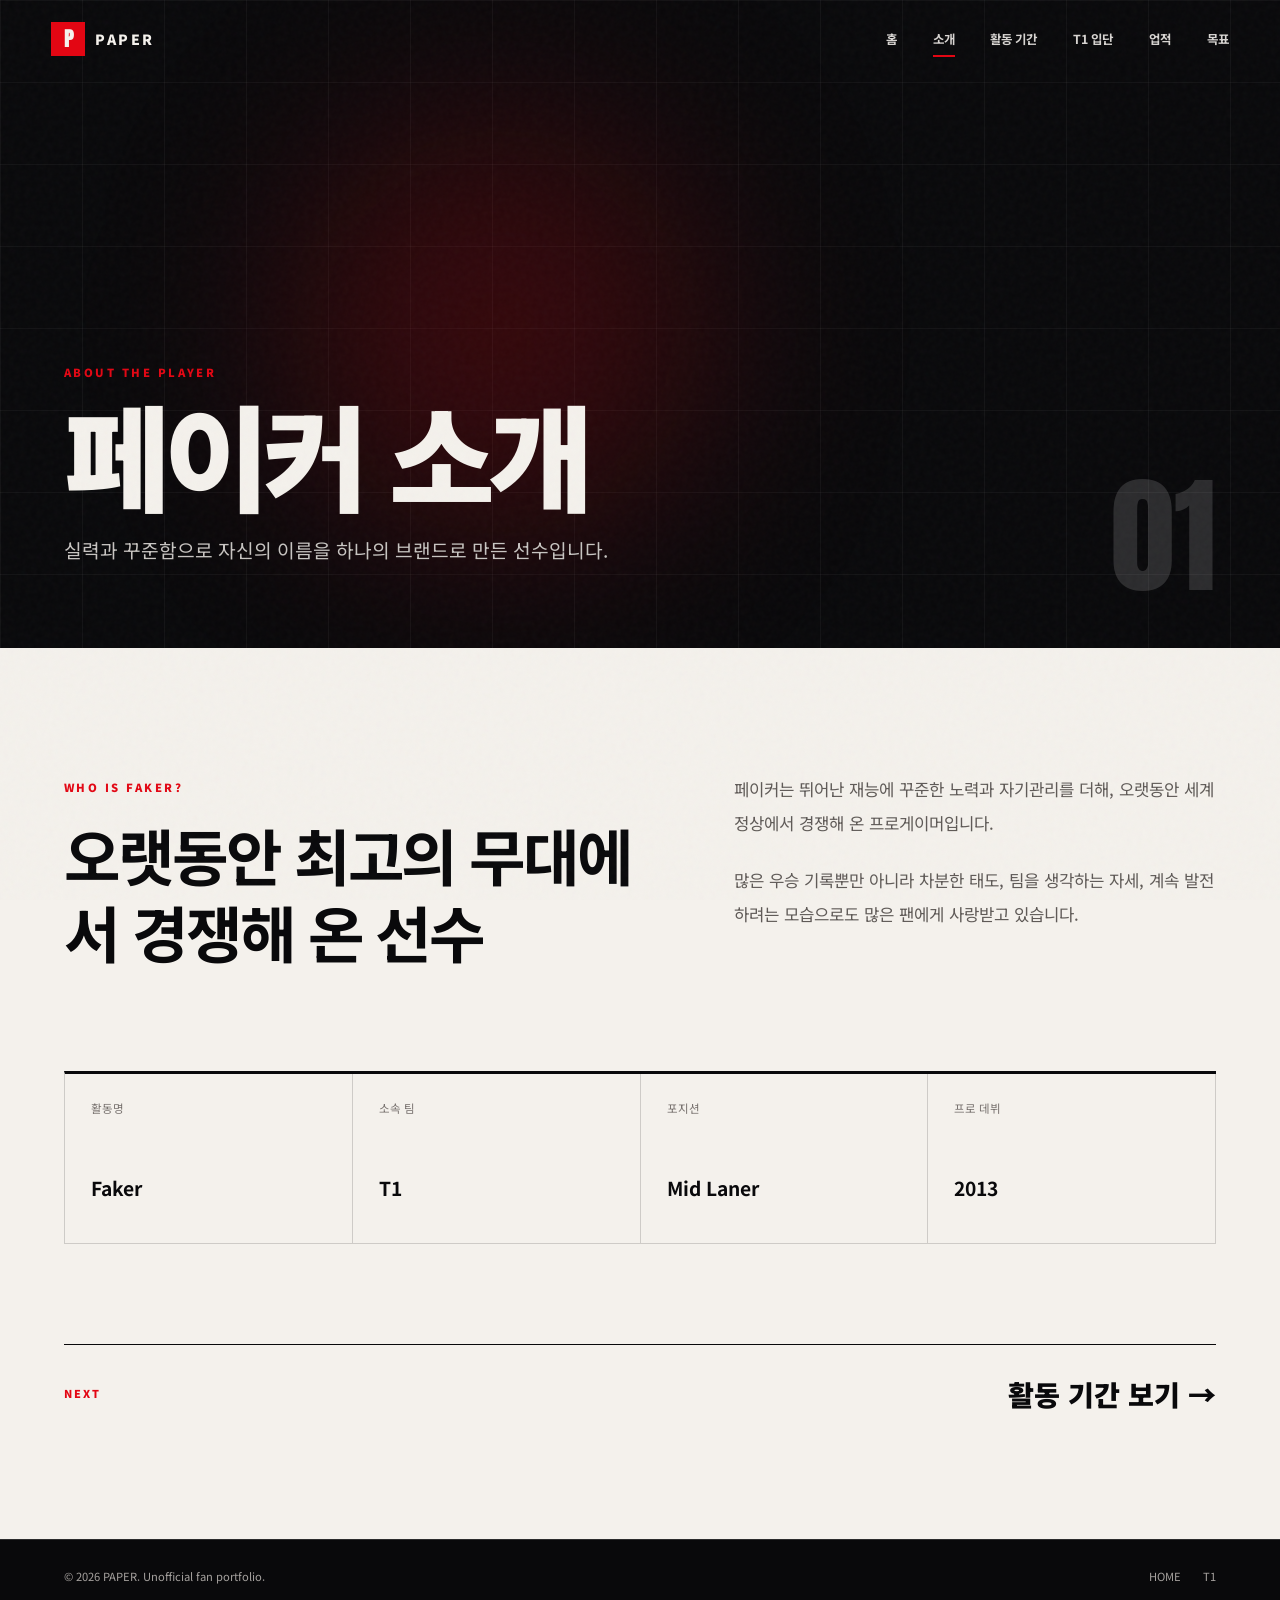
<file: about.html>
<!DOCTYPE html>
<html lang="ko">
<head>
  <meta charset="UTF-8" />
  <meta name="viewport" content="width=device-width, initial-scale=1.0" />
  <meta name="description" content="페이커를 소개하는 포트폴리오 웹사이트 페이퍼 - 페이커 소개" />
  <meta name="theme-color" content="#09090b" />
  <title>페이커 소개 | 페이퍼</title>
  <link rel="preconnect" href="https://fonts.googleapis.com" />
  <link rel="preconnect" href="https://fonts.gstatic.com" crossorigin />
  <link href="https://fonts.googleapis.com/css2?family=Anton&family=Noto+Sans+KR:wght@400;500;600;700;800;900&display=swap" rel="stylesheet" />
  <link rel="stylesheet" href="assets/css/style.css" />
</head>
<body class="sub-page light-page" data-page="about">
  <div class="noise" aria-hidden="true"></div>
  <div class="progress-bar" id="progressBar" aria-hidden="true"></div>
  <header class="header" id="header">
    <a class="logo" href="index.html" aria-label="페이퍼 홈으로 이동"><span class="logo-mark">P</span><span>PAPER</span></a>
    <nav class="nav" id="nav" aria-label="주요 메뉴">
      <a href="index.html">홈</a><a href="about.html" class="active" aria-current="page">소개</a><a href="career.html">활동 기간</a><a href="t1.html">T1 입단</a><a href="records.html">업적</a><a href="goal.html">목표</a>
    </nav>
    <button class="menu-button" id="menuButton" type="button" aria-label="메뉴 열기" aria-expanded="false" aria-controls="nav"><span></span><span></span></button>
  </header>
  <main>
    <section class="page-hero">
      <div class="page-hero-glow" aria-hidden="true"></div>
      <div class="page-hero-copy reveal"><p class="eyebrow">ABOUT THE PLAYER</p><h1>페이커 소개</h1><p>실력과 꾸준함으로 자신의 이름을 하나의 브랜드로 만든 선수입니다.</p></div>
      <span class="page-index" aria-hidden="true">01</span>
    </section>
    <section class="content-section section">
      <div class="content-grid">
        <div class="content-lead reveal"><span class="section-label">WHO IS FAKER?</span><h2>오랫동안 최고의 무대에서 경쟁해 온 선수</h2></div>
        <div class="content-copy reveal"><p>페이커는 뛰어난 재능에 꾸준한 노력과 자기관리를 더해, 오랫동안 세계 정상에서 경쟁해 온 프로게이머입니다.</p><p>많은 우승 기록뿐만 아니라 차분한 태도, 팀을 생각하는 자세, 계속 발전하려는 모습으로도 많은 팬에게 사랑받고 있습니다.</p></div>
      </div>
      <div class="profile-panel reveal"><div><span>활동명</span><strong>Faker</strong></div><div><span>소속 팀</span><strong>T1</strong></div><div><span>포지션</span><strong>Mid Laner</strong></div><div><span>프로 데뷔</span><strong>2013</strong></div></div>
      <div class="next-page reveal"><span>NEXT</span><a href="career.html">활동 기간 보기 →</a></div>
    </section>
  </main>
  <footer class="footer"><p>© <span id="currentYear"></span> PAPER. Unofficial fan portfolio.</p><div><a href="index.html">HOME</a><a href="https://www.t1.gg/teams/leagueoflegends" target="_blank" rel="noreferrer">T1</a></div></footer>
  <script src="assets/js/script.js"></script>
</body>
</html>
</file>
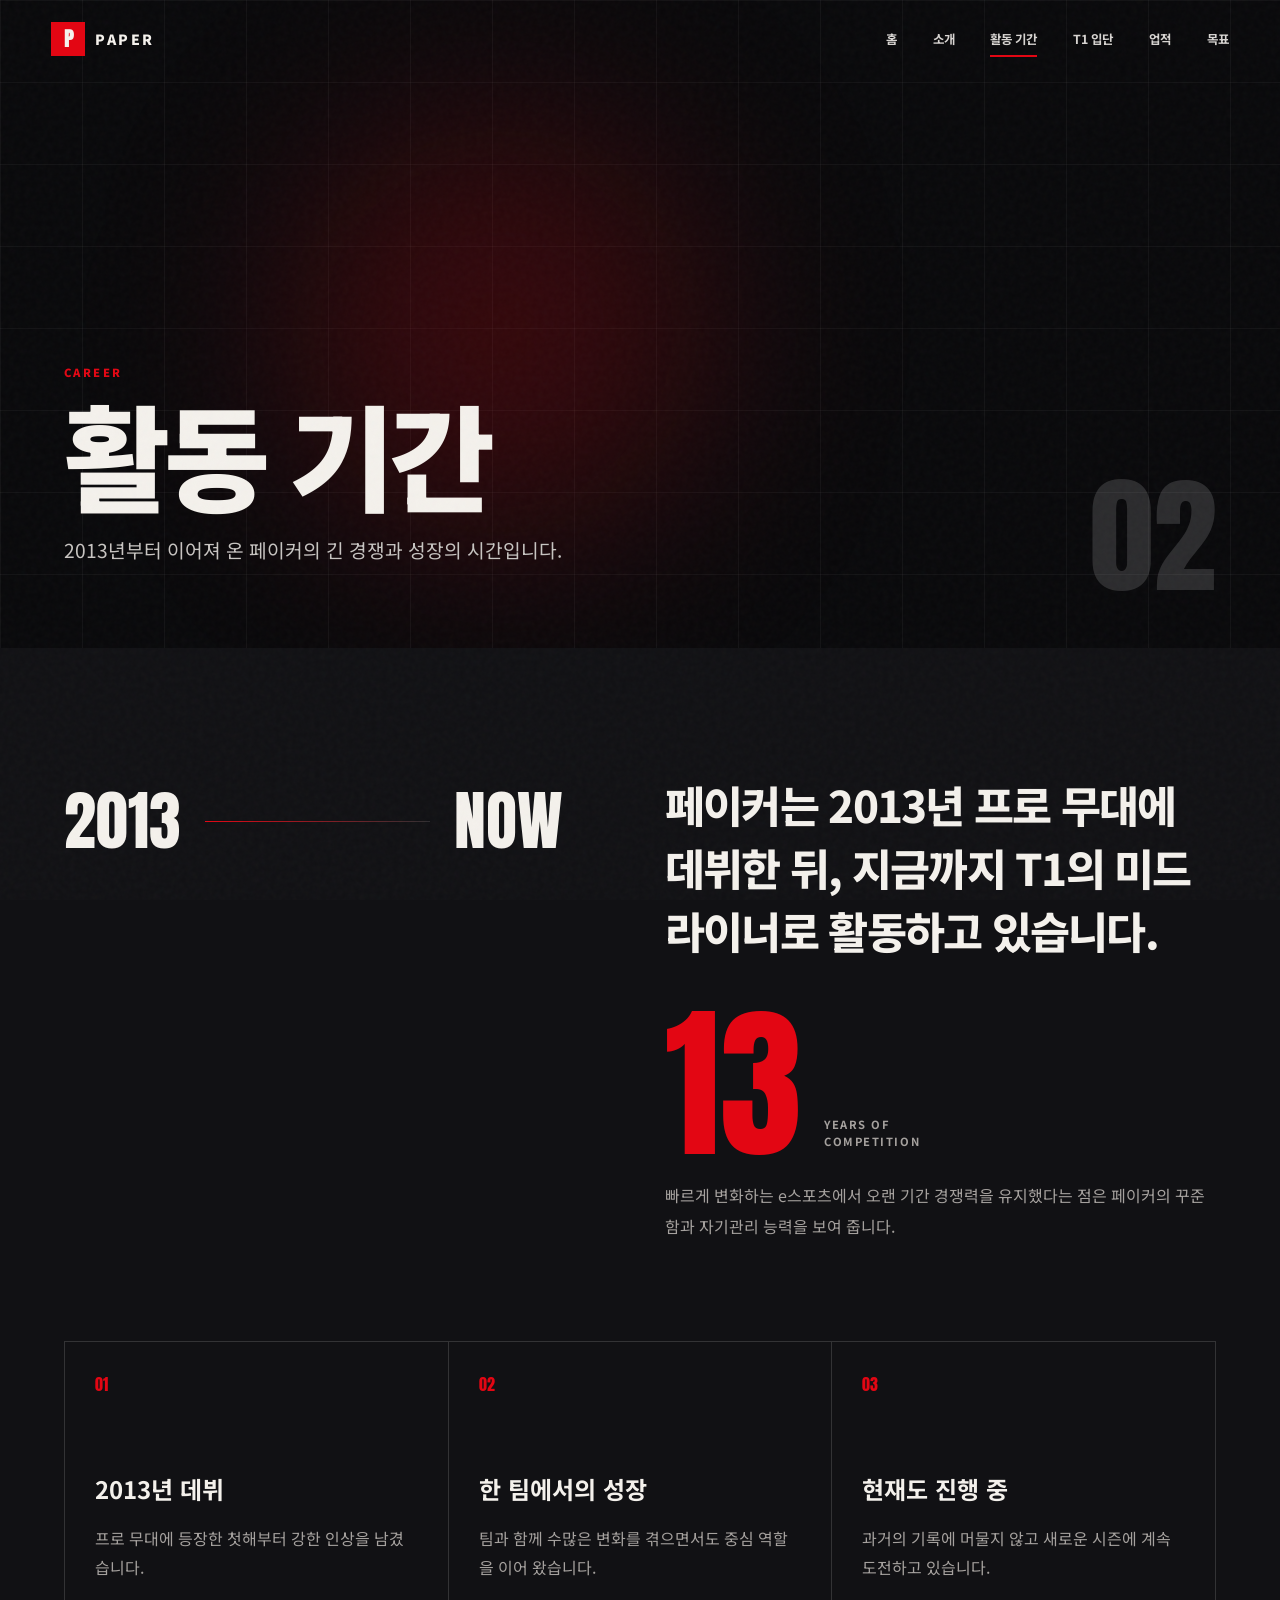
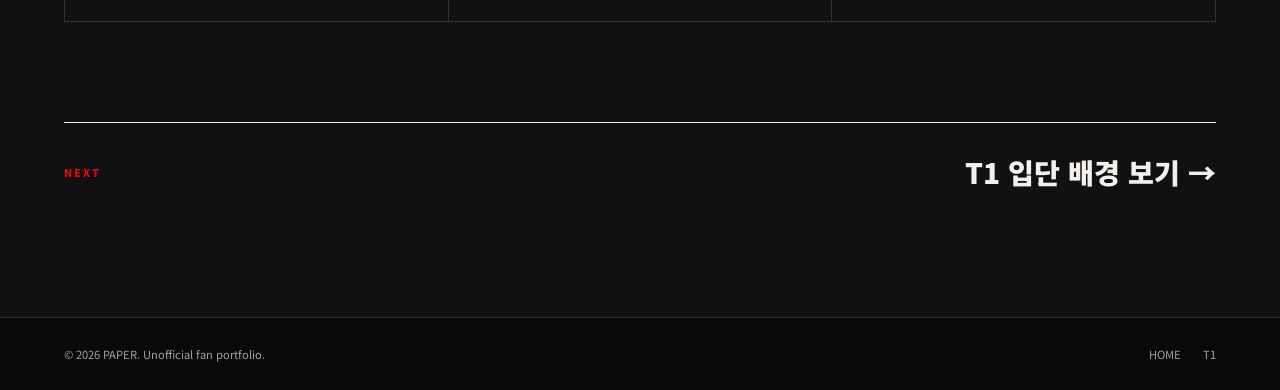
<file: career.html>
<!DOCTYPE html>
<html lang="ko">
<head>
  <meta charset="UTF-8" />
  <meta name="viewport" content="width=device-width, initial-scale=1.0" />
  <meta name="description" content="페이커를 소개하는 포트폴리오 웹사이트 페이퍼 - 활동 기간" />
  <meta name="theme-color" content="#09090b" />
  <title>활동 기간 | 페이퍼</title>
  <link rel="preconnect" href="https://fonts.googleapis.com" />
  <link rel="preconnect" href="https://fonts.gstatic.com" crossorigin />
  <link href="https://fonts.googleapis.com/css2?family=Anton&family=Noto+Sans+KR:wght@400;500;600;700;800;900&display=swap" rel="stylesheet" />
  <link rel="stylesheet" href="assets/css/style.css" />
</head>
<body class="sub-page dark-page" data-page="career">
  <div class="noise" aria-hidden="true"></div><div class="progress-bar" id="progressBar" aria-hidden="true"></div>
  <header class="header" id="header">
    <a class="logo" href="index.html" aria-label="페이퍼 홈으로 이동"><span class="logo-mark">P</span><span>PAPER</span></a>
    <nav class="nav" id="nav" aria-label="주요 메뉴"><a href="index.html">홈</a><a href="about.html">소개</a><a href="career.html" class="active" aria-current="page">활동 기간</a><a href="t1.html">T1 입단</a><a href="records.html">업적</a><a href="goal.html">목표</a></nav>
    <button class="menu-button" id="menuButton" type="button" aria-label="메뉴 열기" aria-expanded="false" aria-controls="nav"><span></span><span></span></button>
  </header>
  <main>
    <section class="page-hero"><div class="page-hero-glow" aria-hidden="true"></div><div class="page-hero-copy reveal"><p class="eyebrow">CAREER</p><h1>활동 기간</h1><p>2013년부터 이어져 온 페이커의 긴 경쟁과 성장의 시간입니다.</p></div><span class="page-index" aria-hidden="true">02</span></section>
    <section class="content-section section">
      <div class="timeline-layout">
        <div class="timeline-visual reveal"><span>2013</span><i></i><span>NOW</span></div>
        <div class="timeline-content reveal"><p class="large-text">페이커는 2013년 프로 무대에 데뷔한 뒤, 지금까지 T1의 미드 라이너로 활동하고 있습니다.</p><div class="big-stat"><strong id="careerYears">13</strong><span>YEARS OF<br />COMPETITION</span></div><p class="muted-text">빠르게 변화하는 e스포츠에서 오랜 기간 경쟁력을 유지했다는 점은 페이커의 꾸준함과 자기관리 능력을 보여 줍니다.</p></div>
      </div>
      <div class="career-points">
        <article class="info-card reveal"><span>01</span><h3>2013년 데뷔</h3><p>프로 무대에 등장한 첫해부터 강한 인상을 남겼습니다.</p></article>
        <article class="info-card reveal"><span>02</span><h3>한 팀에서의 성장</h3><p>팀과 함께 수많은 변화를 겪으면서도 중심 역할을 이어 왔습니다.</p></article>
        <article class="info-card reveal"><span>03</span><h3>현재도 진행 중</h3><p>과거의 기록에 머물지 않고 새로운 시즌에 계속 도전하고 있습니다.</p></article>
      </div>
      <div class="next-page reveal"><span>NEXT</span><a href="t1.html">T1 입단 배경 보기 →</a></div>
    </section>
  </main>
  <footer class="footer"><p>© <span id="currentYear"></span> PAPER. Unofficial fan portfolio.</p><div><a href="index.html">HOME</a><a href="https://www.t1.gg/teams/leagueoflegends" target="_blank" rel="noreferrer">T1</a></div></footer>
  <script src="assets/js/script.js"></script>
</body>
</html>
</file>
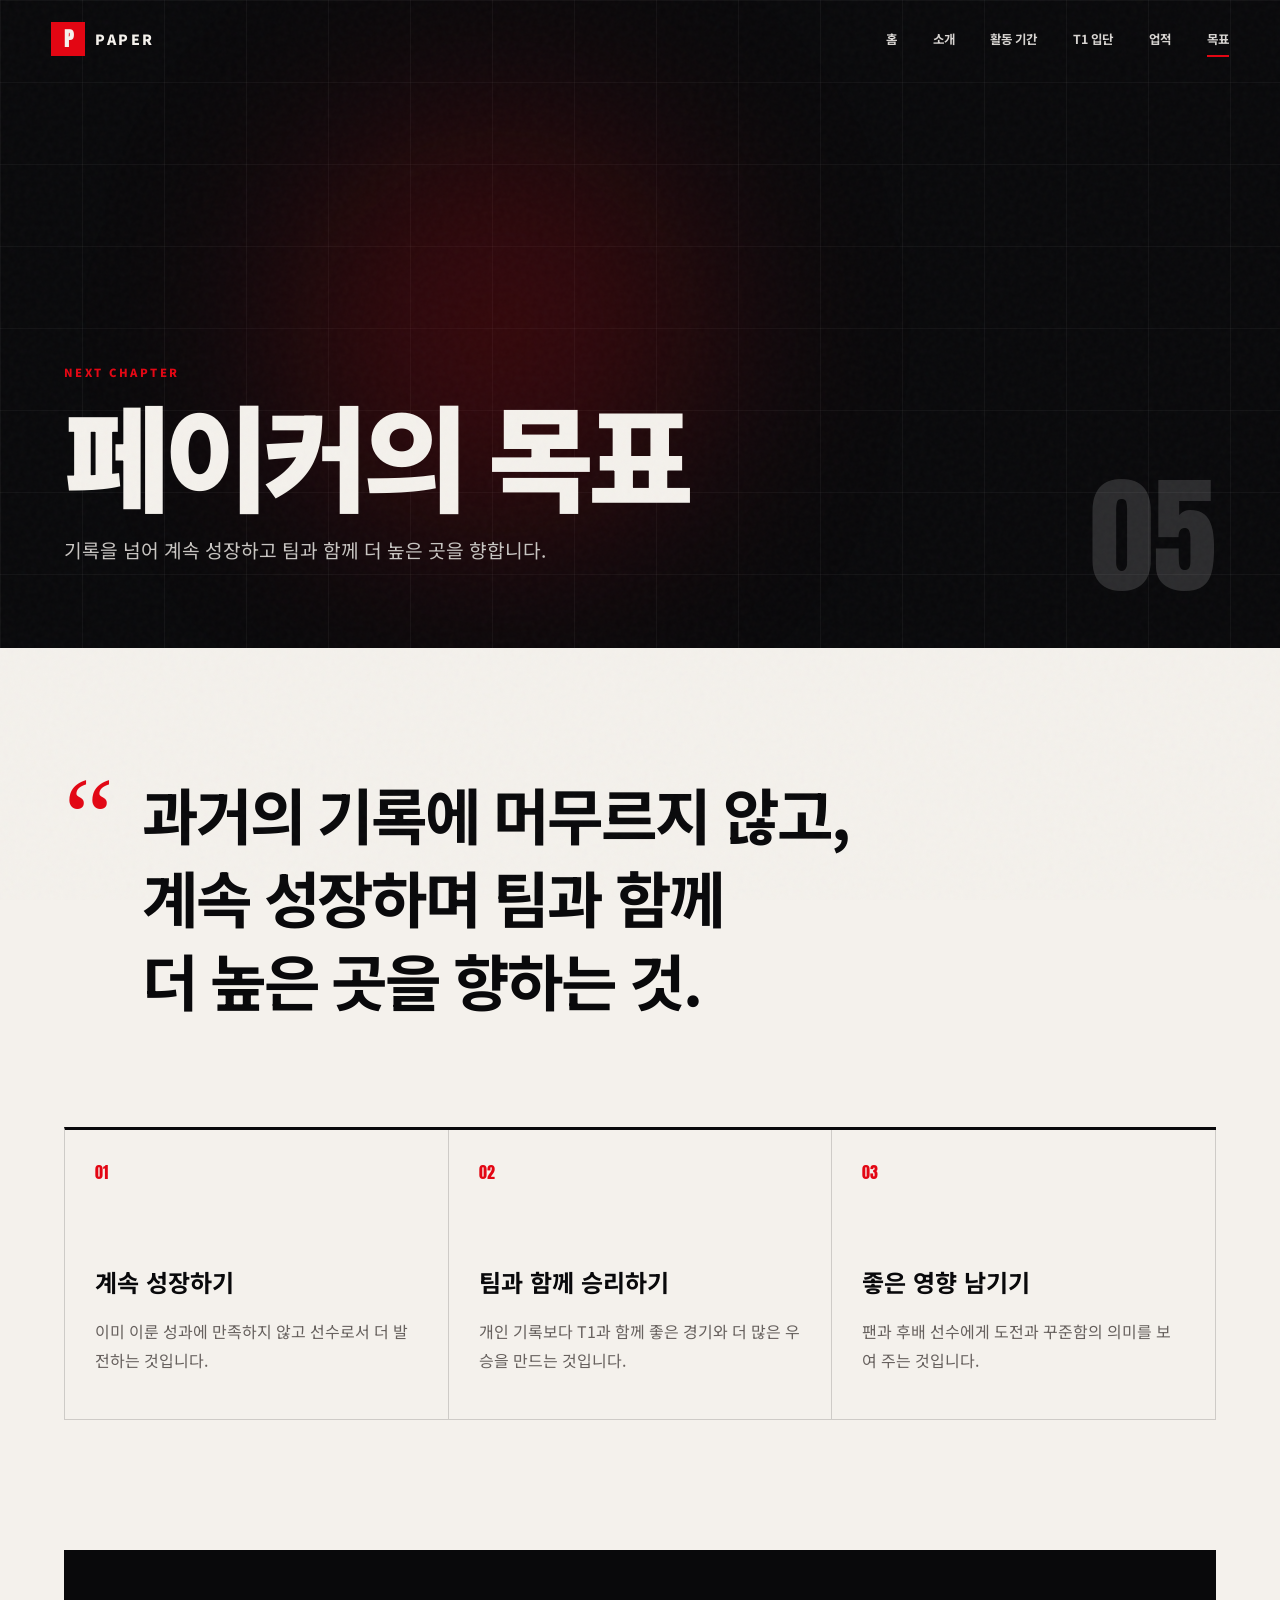
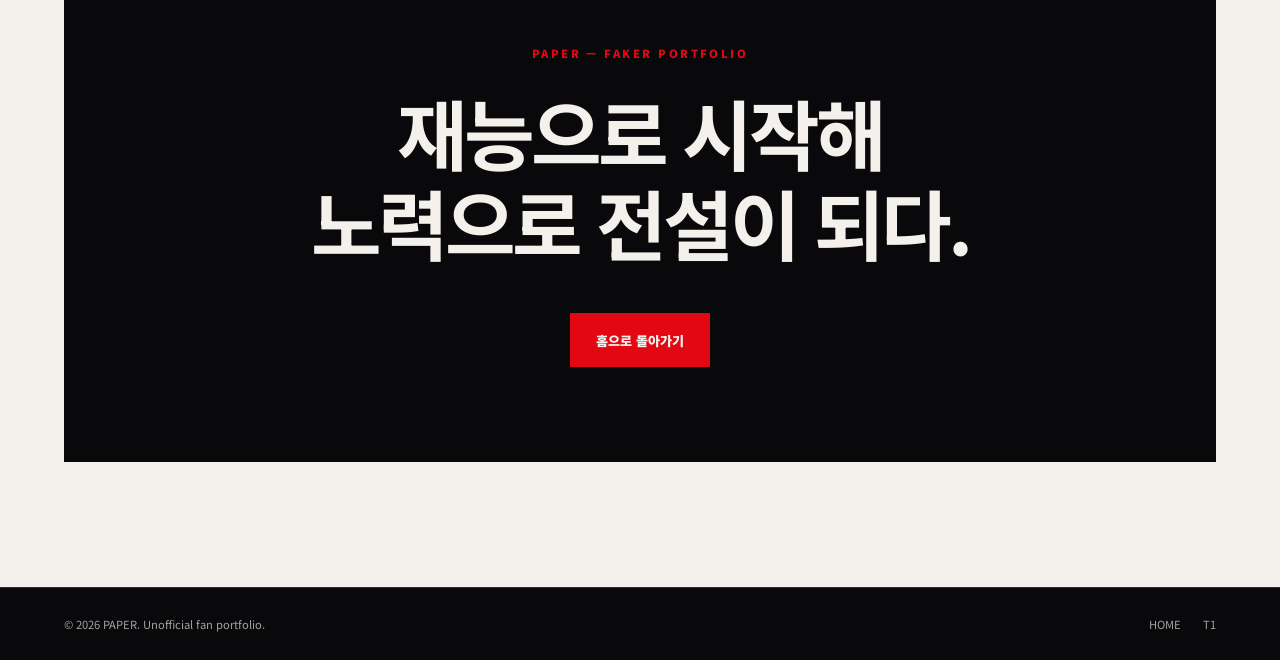
<file: goal.html>
<!DOCTYPE html>
<html lang="ko">
<head>
  <meta charset="UTF-8" />
  <meta name="viewport" content="width=device-width, initial-scale=1.0" />
  <meta name="description" content="페이커를 소개하는 포트폴리오 웹사이트 페이퍼 - 페이커의 목표" />
  <meta name="theme-color" content="#09090b" />
  <title>페이커의 목표 | 페이퍼</title>
  <link rel="preconnect" href="https://fonts.googleapis.com" />
  <link rel="preconnect" href="https://fonts.gstatic.com" crossorigin />
  <link href="https://fonts.googleapis.com/css2?family=Anton&family=Noto+Sans+KR:wght@400;500;600;700;800;900&display=swap" rel="stylesheet" />
  <link rel="stylesheet" href="assets/css/style.css" />
</head>
<body class="sub-page light-page" data-page="goal">
  <div class="noise" aria-hidden="true"></div><div class="progress-bar" id="progressBar" aria-hidden="true"></div>
  <header class="header" id="header">
    <a class="logo" href="index.html" aria-label="페이퍼 홈으로 이동"><span class="logo-mark">P</span><span>PAPER</span></a>
    <nav class="nav" id="nav" aria-label="주요 메뉴"><a href="index.html">홈</a><a href="about.html">소개</a><a href="career.html">활동 기간</a><a href="t1.html">T1 입단</a><a href="records.html">업적</a><a href="goal.html" class="active" aria-current="page">목표</a></nav>
    <button class="menu-button" id="menuButton" type="button" aria-label="메뉴 열기" aria-expanded="false" aria-controls="nav"><span></span><span></span></button>
  </header>
  <main>
    <section class="page-hero"><div class="page-hero-glow" aria-hidden="true"></div><div class="page-hero-copy reveal"><p class="eyebrow">NEXT CHAPTER</p><h1>페이커의 목표</h1><p>기록을 넘어 계속 성장하고 팀과 함께 더 높은 곳을 향합니다.</p></div><span class="page-index" aria-hidden="true">05</span></section>
    <section class="content-section section">
      <div class="goal-hero reveal"><span>“</span><h2>과거의 기록에 머무르지 않고,<br />계속 성장하며 팀과 함께<br />더 높은 곳을 향하는 것.</h2></div>
      <div class="goal-list">
        <article class="goal-item reveal"><span>01</span><h3>계속 성장하기</h3><p>이미 이룬 성과에 만족하지 않고 선수로서 더 발전하는 것입니다.</p></article>
        <article class="goal-item reveal"><span>02</span><h3>팀과 함께 승리하기</h3><p>개인 기록보다 T1과 함께 좋은 경기와 더 많은 우승을 만드는 것입니다.</p></article>
        <article class="goal-item reveal"><span>03</span><h3>좋은 영향 남기기</h3><p>팬과 후배 선수에게 도전과 꾸준함의 의미를 보여 주는 것입니다.</p></article>
      </div>
      <div class="closing-message reveal"><p>PAPER — FAKER PORTFOLIO</p><h2>재능으로 시작해<br />노력으로 전설이 되다.</h2><a class="primary-button" href="index.html">홈으로 돌아가기</a></div>
    </section>
  </main>
  <footer class="footer"><p>© <span id="currentYear"></span> PAPER. Unofficial fan portfolio.</p><div><a href="index.html">HOME</a><a href="https://www.t1.gg/teams/leagueoflegends" target="_blank" rel="noreferrer">T1</a></div></footer>
  <script src="assets/js/script.js"></script>
</body>
</html>
</file>
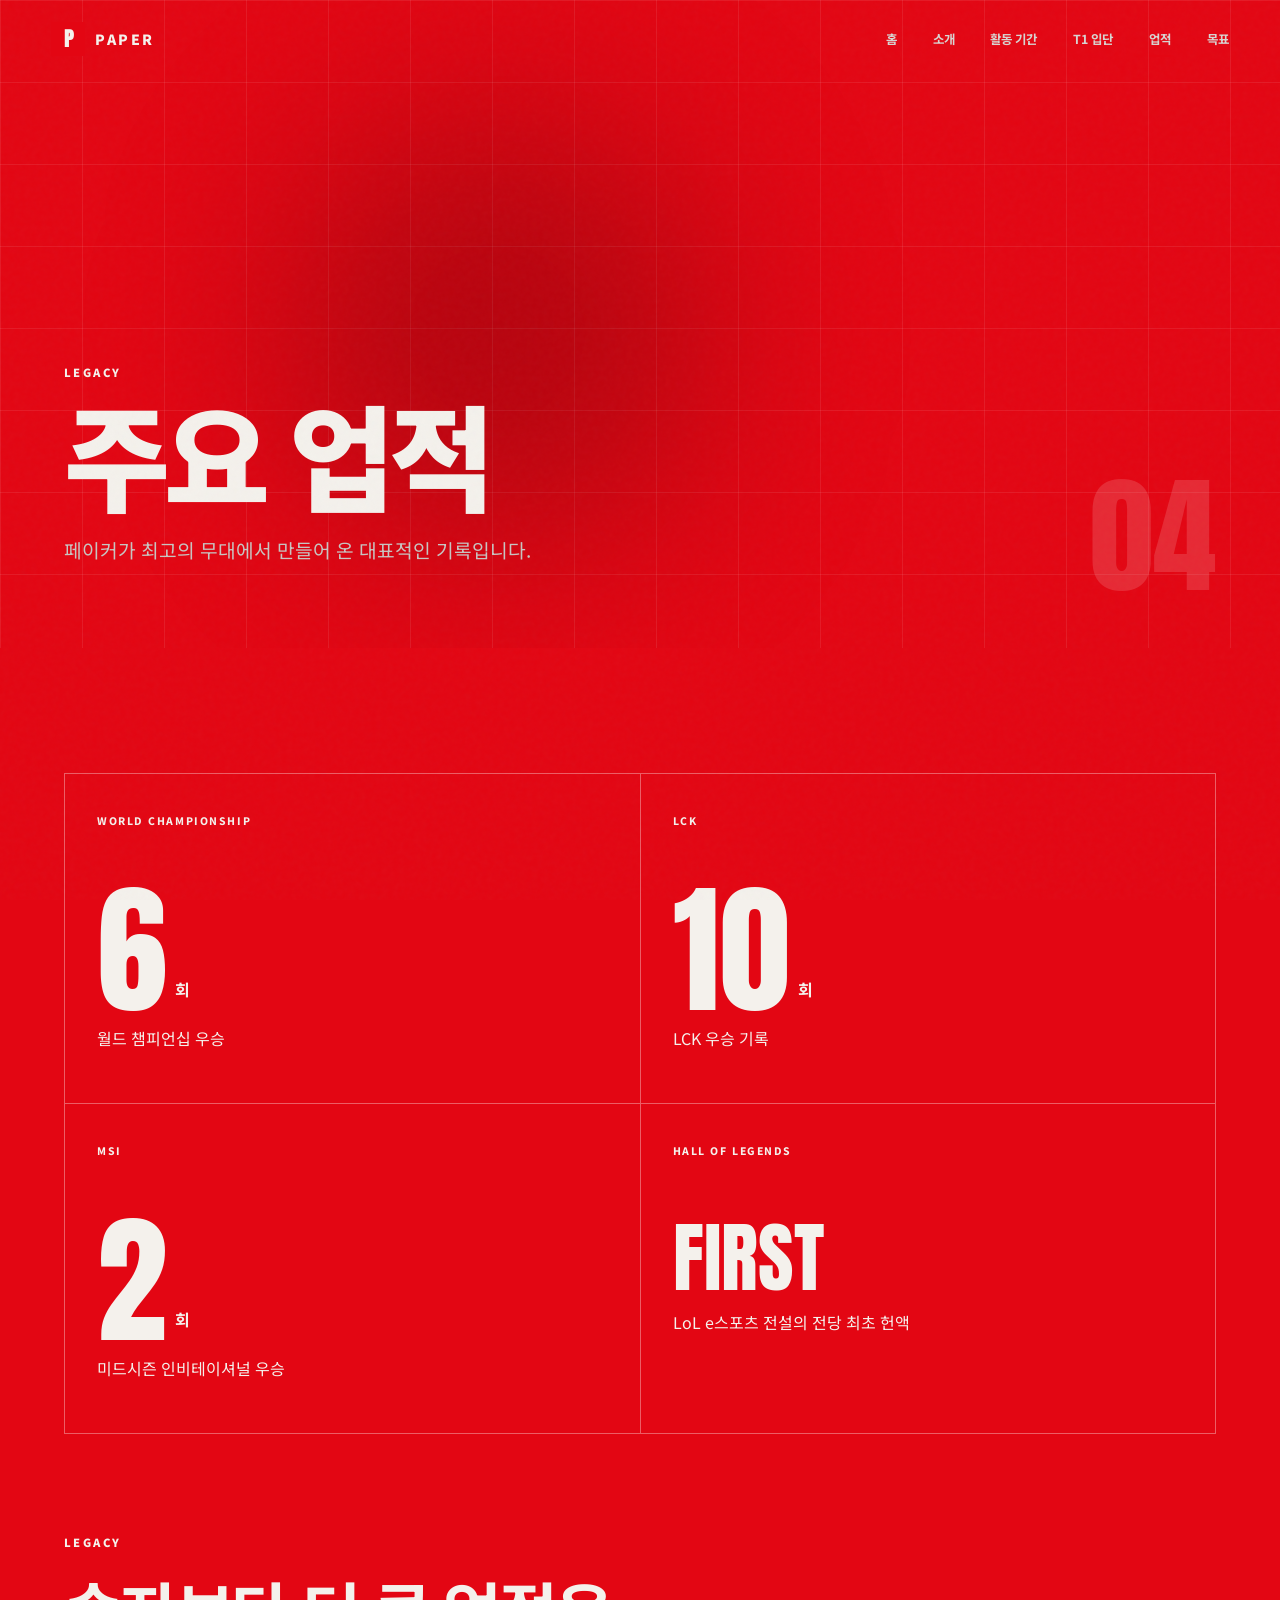
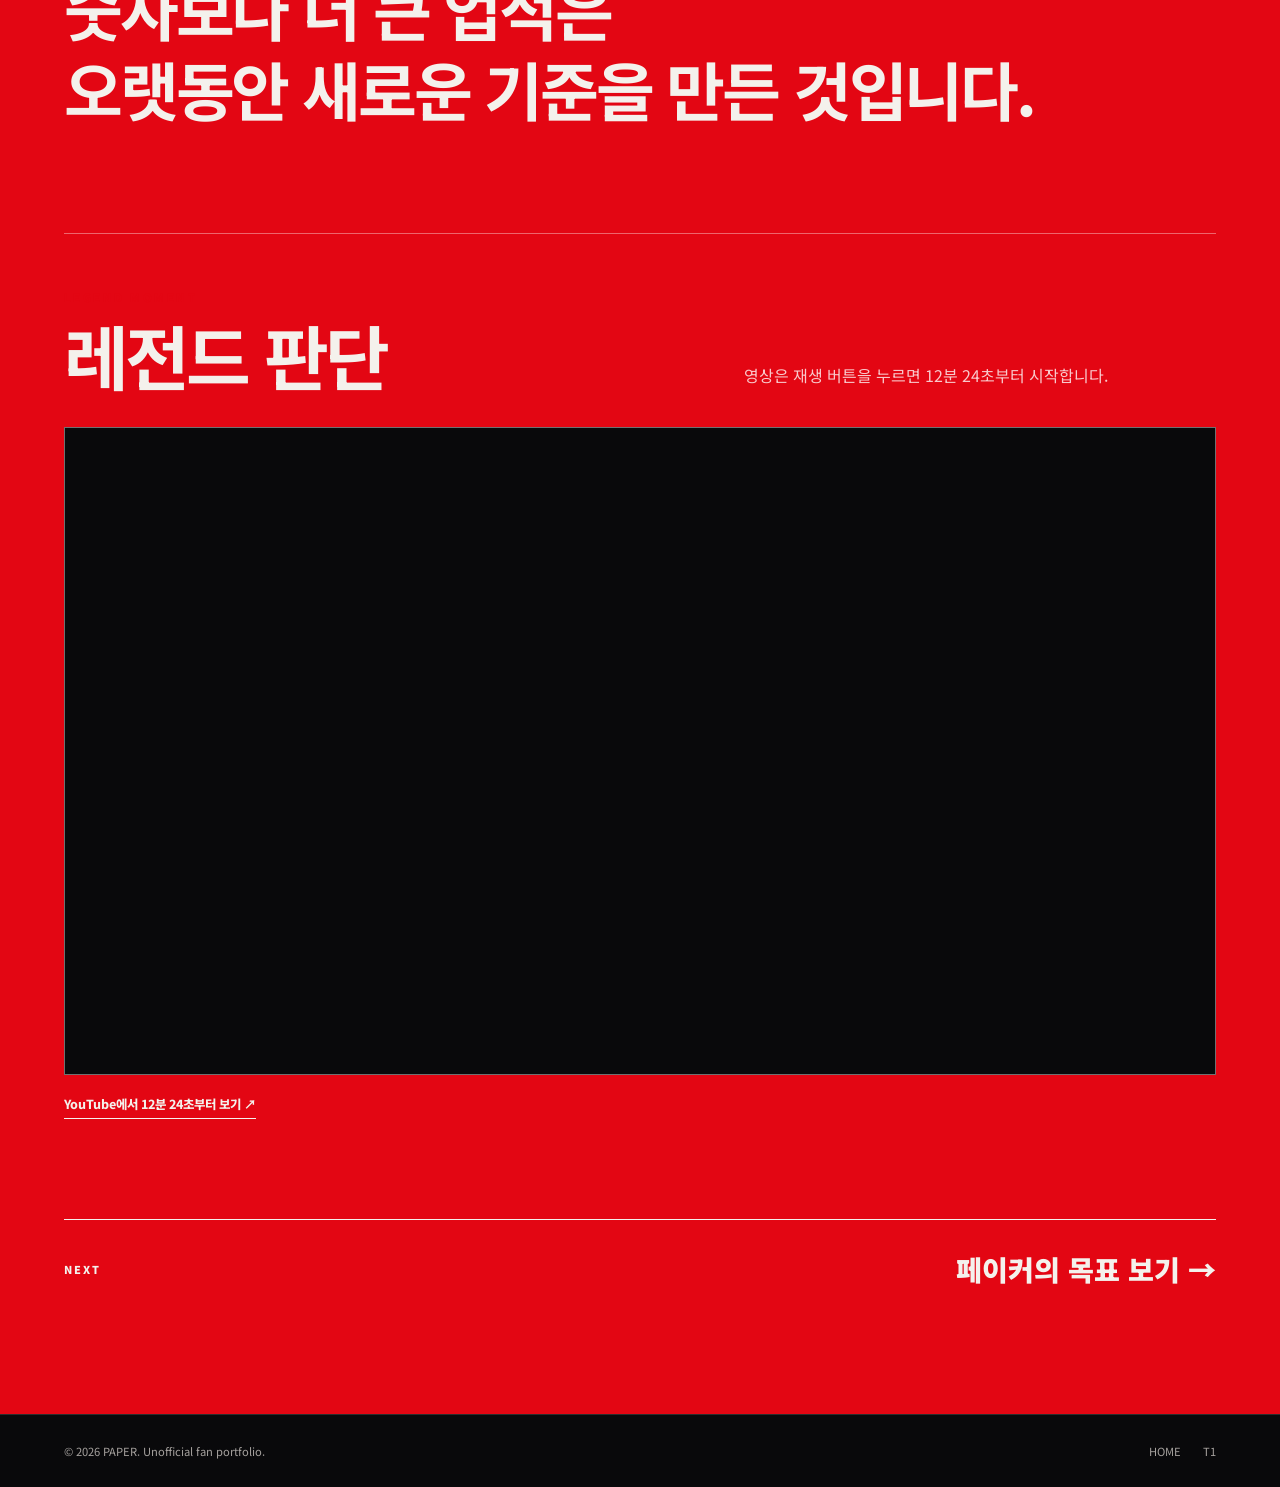
<file: records.html>
<!DOCTYPE html>
<html lang="ko">
<head>
  <meta charset="UTF-8" />
  <meta name="viewport" content="width=device-width, initial-scale=1.0" />
  <meta name="description" content="페이커를 소개하는 포트폴리오 웹사이트 페이퍼 - 주요 업적" />
  <meta name="theme-color" content="#e30613" />
  <title>주요 업적 | 페이퍼</title>
  <link rel="preconnect" href="https://fonts.googleapis.com" />
  <link rel="preconnect" href="https://fonts.gstatic.com" crossorigin />
  <link href="https://fonts.googleapis.com/css2?family=Anton&family=Noto+Sans+KR:wght@400;500;600;700;800;900&display=swap" rel="stylesheet" />
  <link rel="stylesheet" href="assets/css/style.css" />
</head>
<body class="sub-page red-page" data-page="records">
  <div class="noise" aria-hidden="true"></div><div class="progress-bar" id="progressBar" aria-hidden="true"></div>
  <header class="header" id="header">
    <a class="logo" href="index.html" aria-label="페이퍼 홈으로 이동"><span class="logo-mark">P</span><span>PAPER</span></a>
    <nav class="nav" id="nav" aria-label="주요 메뉴"><a href="index.html">홈</a><a href="about.html">소개</a><a href="career.html">활동 기간</a><a href="t1.html">T1 입단</a><a href="records.html" class="active" aria-current="page">업적</a><a href="goal.html">목표</a></nav>
    <button class="menu-button" id="menuButton" type="button" aria-label="메뉴 열기" aria-expanded="false" aria-controls="nav"><span></span><span></span></button>
  </header>
  <main>
    <section class="page-hero"><div class="page-hero-glow" aria-hidden="true"></div><div class="page-hero-copy reveal"><p class="eyebrow">LEGACY</p><h1>주요 업적</h1><p>페이커가 최고의 무대에서 만들어 온 대표적인 기록입니다.</p></div><span class="page-index" aria-hidden="true">04</span></section>
    <section class="content-section section">
      <div class="record-grid">
        <article class="record-card reveal"><span>WORLD CHAMPIONSHIP</span><div><strong class="counter" data-target="6">0</strong><b>회</b></div><p>월드 챔피언십 우승</p></article>
        <article class="record-card reveal"><span>LCK</span><div><strong class="counter" data-target="10">0</strong><b>회</b></div><p>LCK 우승 기록</p></article>
        <article class="record-card reveal"><span>MSI</span><div><strong class="counter" data-target="2">0</strong><b>회</b></div><p>미드시즌 인비테이셔널 우승</p></article>
        <article class="record-card reveal"><span>HALL OF LEGENDS</span><div><strong class="word-stat">FIRST</strong></div><p>LoL e스포츠 전설의 전당 최초 헌액</p></article>
      </div>
      <div class="legacy-copy reveal"><p class="section-label">LEGACY</p><h2>숫자보다 더 큰 업적은<br />오랫동안 새로운 기준을 만든 것입니다.</h2></div>
      <section class="legend-video reveal">
        <div class="legend-video-heading"><div><p class="section-label">LEGEND MOMENT</p><h2>레전드 판단</h2></div><p>영상은 재생 버튼을 누르면 12분 24초부터 시작합니다.</p></div>
        <div class="video-frame"><iframe src="https://www.youtube.com/embed/LEapGARcTac?start=744&rel=0&playsinline=1" title="페이커 레전드 판단 영상" loading="lazy" allow="accelerometer; autoplay; clipboard-write; encrypted-media; gyroscope; picture-in-picture; web-share" allowfullscreen></iframe></div>
        <a class="video-source-link" href="https://www.youtube.com/watch?v=LEapGARcTac&t=744s" target="_blank" rel="noreferrer">YouTube에서 12분 24초부터 보기 ↗</a>
      </section>
      <div class="next-page reveal"><span>NEXT</span><a href="goal.html">페이커의 목표 보기 →</a></div>
    </section>
  </main>
  <footer class="footer"><p>© <span id="currentYear"></span> PAPER. Unofficial fan portfolio.</p><div><a href="index.html">HOME</a><a href="https://www.t1.gg/teams/leagueoflegends" target="_blank" rel="noreferrer">T1</a></div></footer>
  <script src="assets/js/script.js"></script>
</body>
</html>
</file>
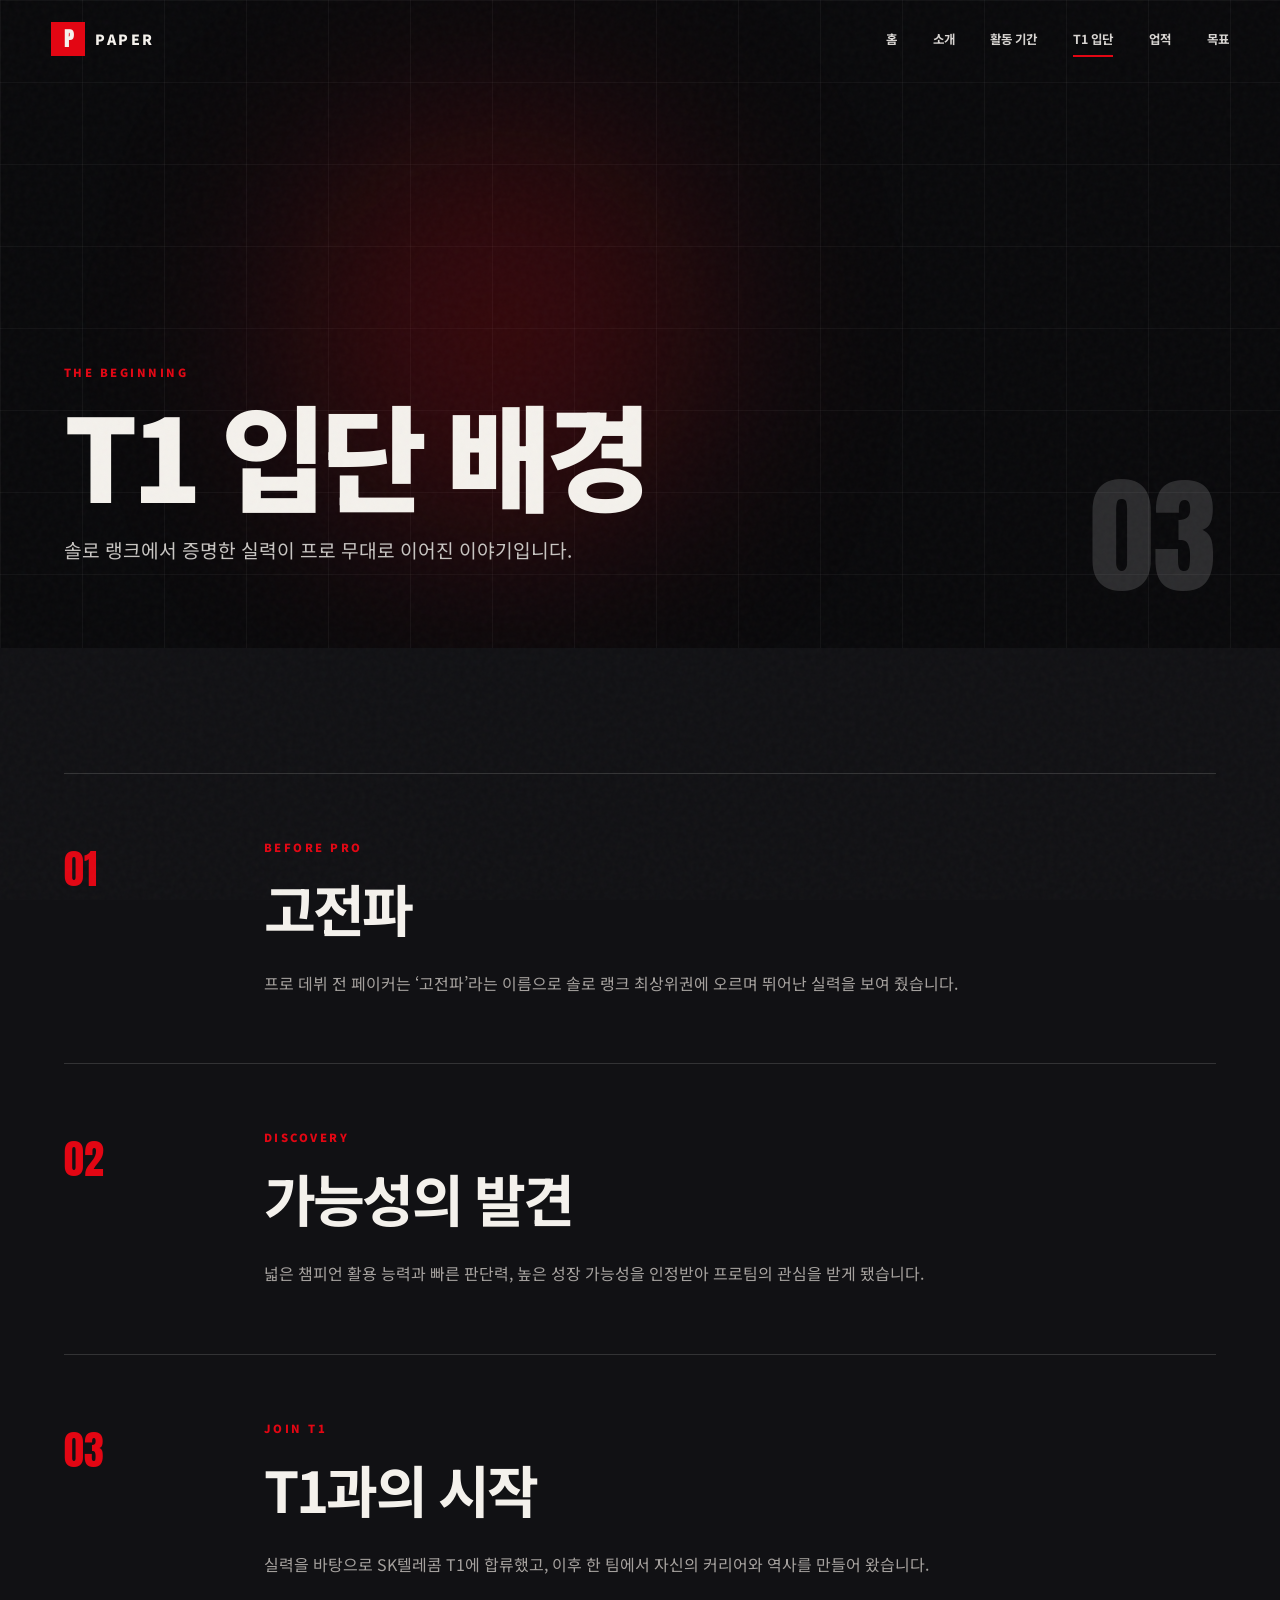
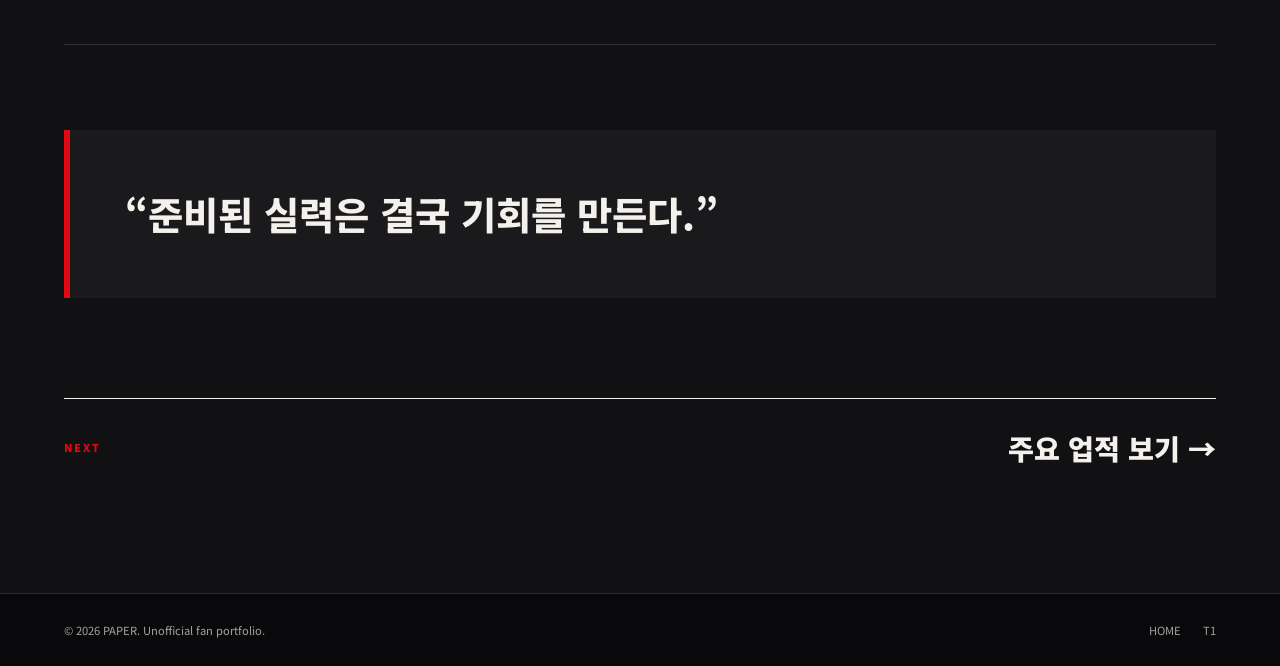
<file: t1.html>
<!DOCTYPE html>
<html lang="ko">
<head>
  <meta charset="UTF-8" />
  <meta name="viewport" content="width=device-width, initial-scale=1.0" />
  <meta name="description" content="페이커를 소개하는 포트폴리오 웹사이트 페이퍼 - T1 입단" />
  <meta name="theme-color" content="#09090b" />
  <title>T1 입단 | 페이퍼</title>
  <link rel="preconnect" href="https://fonts.googleapis.com" />
  <link rel="preconnect" href="https://fonts.gstatic.com" crossorigin />
  <link href="https://fonts.googleapis.com/css2?family=Anton&family=Noto+Sans+KR:wght@400;500;600;700;800;900&display=swap" rel="stylesheet" />
  <link rel="stylesheet" href="assets/css/style.css" />
</head>
<body class="sub-page dark-page" data-page="t1">
  <div class="noise" aria-hidden="true"></div><div class="progress-bar" id="progressBar" aria-hidden="true"></div>
  <header class="header" id="header">
    <a class="logo" href="index.html" aria-label="페이퍼 홈으로 이동"><span class="logo-mark">P</span><span>PAPER</span></a>
    <nav class="nav" id="nav" aria-label="주요 메뉴"><a href="index.html">홈</a><a href="about.html">소개</a><a href="career.html">활동 기간</a><a href="t1.html" class="active" aria-current="page">T1 입단</a><a href="records.html">업적</a><a href="goal.html">목표</a></nav>
    <button class="menu-button" id="menuButton" type="button" aria-label="메뉴 열기" aria-expanded="false" aria-controls="nav"><span></span><span></span></button>
  </header>
  <main>
    <section class="page-hero"><div class="page-hero-glow" aria-hidden="true"></div><div class="page-hero-copy reveal"><p class="eyebrow">THE BEGINNING</p><h1>T1 입단 배경</h1><p>솔로 랭크에서 증명한 실력이 프로 무대로 이어진 이야기입니다.</p></div><span class="page-index" aria-hidden="true">03</span></section>
    <section class="content-section section">
      <div class="story-flow">
        <article class="story-step reveal"><span>01</span><div><p class="section-label">BEFORE PRO</p><h2>고전파</h2><p>프로 데뷔 전 페이커는 ‘고전파’라는 이름으로 솔로 랭크 최상위권에 오르며 뛰어난 실력을 보여 줬습니다.</p></div></article>
        <article class="story-step reveal"><span>02</span><div><p class="section-label">DISCOVERY</p><h2>가능성의 발견</h2><p>넓은 챔피언 활용 능력과 빠른 판단력, 높은 성장 가능성을 인정받아 프로팀의 관심을 받게 됐습니다.</p></div></article>
        <article class="story-step reveal"><span>03</span><div><p class="section-label">JOIN T1</p><h2>T1과의 시작</h2><p>실력을 바탕으로 SK텔레콤 T1에 합류했고, 이후 한 팀에서 자신의 커리어와 역사를 만들어 왔습니다.</p></div></article>
      </div>
      <blockquote class="quote-block reveal">“준비된 실력은 결국 기회를 만든다.”</blockquote>
      <div class="next-page reveal"><span>NEXT</span><a href="records.html">주요 업적 보기 →</a></div>
    </section>
  </main>
  <footer class="footer"><p>© <span id="currentYear"></span> PAPER. Unofficial fan portfolio.</p><div><a href="index.html">HOME</a><a href="https://www.t1.gg/teams/leagueoflegends" target="_blank" rel="noreferrer">T1</a></div></footer>
  <script src="assets/js/script.js"></script>
</body>
</html>
</file>
<file: assets/css/style.css>
:root {
  --black: #09090b;
  --black-soft: #111114;
  --white: #f4f1ec;
  --gray: #a5a19e;
  --red: #e30613;
  --red-dark: #a60009;
  --line-dark: rgba(9, 9, 11, 0.16);
  --line-light: rgba(255, 255, 255, 0.14);
  --container: 1220px;
}

* {
  box-sizing: border-box;
  margin: 0;
  padding: 0;
}

html {
  scroll-behavior: smooth;
}

body {
  min-height: 100vh;
  background: var(--black);
  color: var(--white);
  font-family: "Noto Sans KR", sans-serif;
  overflow-x: hidden;
}

body.menu-open { overflow: hidden; }
a { color: inherit; text-decoration: none; }
button { color: inherit; font: inherit; }
img { display: block; max-width: 100%; }
::selection { background: var(--red); color: var(--white); }

.noise {
  position: fixed; inset: 0; z-index: 999; opacity: 0.035; pointer-events: none;
  background-image: url("data:image/svg+xml,%3Csvg viewBox='0 0 180 180' xmlns='http://www.w3.org/2000/svg'%3E%3Cfilter id='noise'%3E%3CfeTurbulence type='fractalNoise' baseFrequency='.9' numOctaves='4' stitchTiles='stitch'/%3E%3C/filter%3E%3Crect width='100%25' height='100%25' filter='url(%23noise)' opacity='.9'/%3E%3C/svg%3E");
}

.progress-bar { position: fixed; top: 0; left: 0; z-index: 1100; width: 0; height: 3px; background: var(--red); }
.header { position: fixed; top: 0; left: 0; z-index: 1000; display: flex; align-items: center; justify-content: space-between; width: 100%; height: 78px; padding: 0 4vw; border-bottom: 1px solid transparent; transition: 0.3s ease; }
.header.scrolled { background: rgba(9, 9, 11, 0.9); border-color: var(--line-light); backdrop-filter: blur(18px); }
.logo { display: flex; align-items: center; gap: 10px; color: var(--white); font-size: 0.88rem; font-weight: 900; letter-spacing: 0.18em; }
.logo-mark { display: grid; place-items: center; width: 34px; height: 34px; background: var(--red); font-family: "Anton", sans-serif; font-size: 1.25rem; letter-spacing: 0; }
.nav { display: flex; align-items: center; gap: clamp(18px, 2.8vw, 42px); }
.nav a { position: relative; color: #d7d4d1; font-size: 0.78rem; font-weight: 700; }
.nav a::after { position: absolute; bottom: -9px; left: 0; width: 0; height: 2px; background: var(--red); content: ""; transition: width 0.25s ease; }
.nav a:hover::after, .nav a.active::after { width: 100%; }
.menu-button { display: none; width: 42px; height: 42px; border: 0; background: transparent; cursor: pointer; }
.menu-button span { display: block; width: 25px; height: 2px; margin: 6px auto; background: var(--white); transition: 0.3s ease; }

.page-hero { position: relative; display: flex; flex-direction: column; justify-content: flex-end; min-height: 72vh; padding: 150px max(5vw, calc((100vw - var(--container)) / 2)) 80px; background: linear-gradient(90deg, rgba(255,255,255,0.04) 1px, transparent 1px), linear-gradient(rgba(255,255,255,0.04) 1px, transparent 1px), var(--black); background-size: 82px 82px; overflow: hidden; }
.home-page .page-hero { min-height: 88vh; }
.page-hero-glow { position: absolute; top: 18%; left: 22%; width: 430px; height: 430px; border-radius: 50%; background: rgba(227, 6, 19, 0.2); filter: blur(100px); }
.page-hero-copy { position: relative; z-index: 2; max-width: 1000px; }
.eyebrow, .section-label { color: var(--red); font-size: 0.7rem; font-weight: 900; letter-spacing: 0.22em; }
.page-hero h1 { margin: 18px 0 26px; font-size: clamp(4rem, 9vw, 9rem); font-weight: 900; line-height: 0.95; letter-spacing: -0.055em; }
.home-page .page-hero h1 { font-family: "Anton", sans-serif; font-size: clamp(7rem, 17vw, 16rem); font-weight: 400; line-height: 0.78; }
.page-hero h1 .outline { color: transparent; -webkit-text-stroke: 2px var(--white); }
.page-hero-copy > p:last-child { max-width: 720px; color: #c8c5c2; font-size: clamp(1rem, 1.5vw, 1.2rem); line-height: 1.8; }
.page-index { position: absolute; right: 5vw; bottom: 48px; color: rgba(255,255,255,0.14); font-family: "Anton", sans-serif; font-size: clamp(5rem, 10vw, 10rem); line-height: 1; }
.section { padding: 125px max(5vw, calc((100vw - var(--container)) / 2)); }

.home-intro { display: grid; grid-template-columns: 1fr 0.8fr; gap: 8vw; align-items: center; background: var(--white); color: var(--black); }
.home-intro-copy h2 { margin: 20px 0 30px; font-size: clamp(2.5rem, 5vw, 5rem); line-height: 1.15; letter-spacing: -0.05em; }
.home-intro-copy > p:last-child { max-width: 610px; color: #615c59; line-height: 1.9; }
.portrait-card { position: relative; min-height: 610px; border: 1px solid var(--line-dark); background: radial-gradient(circle at 50% 30%, #5b080f, #12090b 60%, #09090b); overflow: hidden; }
.portrait-card::before { position: absolute; inset: 0; z-index: 1; background: linear-gradient(to top, rgba(9,9,11,0.95), transparent 45%); content: ""; }
.portrait-card img { position: absolute; bottom: 0; left: 50%; width: 96%; max-height: 96%; object-fit: contain; object-position: center bottom; transform: translateX(-50%); }
.portrait-caption { position: absolute; right: 28px; bottom: 28px; left: 28px; z-index: 2; display: flex; align-items: flex-end; justify-content: space-between; padding-top: 18px; border-top: 1px solid var(--line-light); color: var(--white); }
.portrait-caption span { color: var(--gray); font-size: 0.64rem; letter-spacing: 0.18em; }
.category-section { background: var(--black-soft); }
.section-title { display: flex; align-items: flex-end; gap: 45px; margin-bottom: 60px; }
.section-title span { color: var(--red); font-size: 0.68rem; font-weight: 900; letter-spacing: 0.2em; }
.section-title h2 { font-size: clamp(2.6rem, 5vw, 5rem); line-height: 1; letter-spacing: -0.05em; }
.category-grid { display: grid; grid-template-columns: repeat(2, 1fr); border-top: 1px solid var(--line-light); border-left: 1px solid var(--line-light); }
.category-card { position: relative; min-height: 330px; padding: 34px; border-right: 1px solid var(--line-light); border-bottom: 1px solid var(--line-light); transition: 0.35s ease; }
.category-card:hover { background: var(--red); transform: translateY(-8px); }
.category-card > span { color: var(--gray); font-family: "Anton", sans-serif; }
.category-card:hover > span { color: rgba(255,255,255,0.7); }
.category-card h3 { margin: 90px 0 18px; font-size: clamp(1.7rem, 3vw, 2.8rem); }
.category-card p { max-width: 460px; color: #b6b2af; line-height: 1.8; }
.category-card:hover p { color: rgba(255,255,255,0.85); }
.category-card b { position: absolute; right: 30px; bottom: 28px; color: var(--red); font-size: 0.68rem; letter-spacing: 0.12em; }
.category-card:hover b { color: var(--white); }

.light-page .content-section { background: var(--white); color: var(--black); }
.dark-page .content-section { background: var(--black-soft); }
.red-page .page-hero { background: linear-gradient(90deg, rgba(255,255,255,0.08) 1px, transparent 1px), linear-gradient(rgba(255,255,255,0.08) 1px, transparent 1px), var(--red); background-size: 82px 82px; }
.red-page .page-hero-glow { background: rgba(0,0,0,0.2); }
.red-page .eyebrow { color: var(--white); }
.red-page .content-section { background: var(--red); }
.content-grid { display: grid; grid-template-columns: 1fr 0.85fr; gap: 8vw; align-items: start; }
.content-lead h2 { margin-top: 20px; font-size: clamp(2.3rem, 4.8vw, 4.7rem); line-height: 1.25; letter-spacing: -0.05em; }
.content-copy p { color: #5f5a57; font-size: 1.05rem; line-height: 2; }
.content-copy p + p { margin-top: 24px; }
.profile-panel { display: grid; grid-template-columns: repeat(4, 1fr); margin-top: 100px; border-top: 3px solid var(--black); border-left: 1px solid var(--line-dark); }
.profile-panel > div { min-height: 170px; padding: 26px; border-right: 1px solid var(--line-dark); border-bottom: 1px solid var(--line-dark); }
.profile-panel span { display: block; margin-bottom: 58px; color: #77716e; font-size: 0.72rem; }
.profile-panel strong { font-size: 1.2rem; }
.timeline-layout { display: grid; grid-template-columns: 0.95fr 1.05fr; gap: 8vw; }
.timeline-visual { display: flex; align-items: center; gap: 24px; align-self: start; }
.timeline-visual span { font-family: "Anton", sans-serif; font-size: clamp(2.6rem, 5vw, 5rem); }
.timeline-visual i { flex: 1; height: 1px; background: linear-gradient(to right, var(--red), rgba(255,255,255,0.12)); }
.large-text { font-size: clamp(1.9rem, 3.4vw, 3.5rem); font-weight: 800; line-height: 1.45; letter-spacing: -0.04em; }
.big-stat { display: flex; align-items: flex-end; gap: 22px; margin: 55px 0 30px; }
.big-stat strong { color: var(--red); font-family: "Anton", sans-serif; font-size: clamp(7rem, 13vw, 12rem); font-weight: 400; line-height: 0.8; }
.big-stat span { color: var(--gray); font-size: 0.7rem; font-weight: 700; line-height: 1.55; letter-spacing: 0.14em; }
.muted-text { max-width: 600px; color: var(--gray); line-height: 1.9; }
.career-points { display: grid; grid-template-columns: repeat(3, 1fr); margin-top: 100px; border-top: 1px solid var(--line-light); border-left: 1px solid var(--line-light); }
.info-card { min-height: 280px; padding: 30px; border-right: 1px solid var(--line-light); border-bottom: 1px solid var(--line-light); }
.info-card span { color: var(--red); font-family: "Anton", sans-serif; }
.info-card h3 { margin: 75px 0 18px; font-size: 1.5rem; }
.info-card p { color: var(--gray); line-height: 1.8; }
.story-flow { border-top: 1px solid var(--line-light); }
.story-step { display: grid; grid-template-columns: 150px 1fr; gap: 50px; padding: 65px 0; border-bottom: 1px solid var(--line-light); }
.story-step > span { color: var(--red); font-family: "Anton", sans-serif; font-size: 2.5rem; }
.story-step h2 { margin: 12px 0 20px; font-size: clamp(2.2rem, 4.4vw, 4.5rem); letter-spacing: -0.05em; }
.story-step p:last-child { max-width: 760px; color: var(--gray); line-height: 1.9; }
.quote-block { margin-top: 85px; padding: 55px; border-left: 6px solid var(--red); background: rgba(255,255,255,0.04); font-size: clamp(1.7rem, 3vw, 3rem); font-weight: 800; line-height: 1.5; }
.record-grid { display: grid; grid-template-columns: repeat(2, 1fr); border-top: 1px solid rgba(255,255,255,0.35); border-left: 1px solid rgba(255,255,255,0.35); }
.record-card { min-height: 330px; padding: 32px; border-right: 1px solid rgba(255,255,255,0.35); border-bottom: 1px solid rgba(255,255,255,0.35); }
.record-card > span { font-size: 0.65rem; font-weight: 800; letter-spacing: 0.15em; }
.record-card > div { display: flex; align-items: flex-end; margin: 70px 0 25px; }
.record-card strong { font-family: "Anton", sans-serif; font-size: clamp(6rem, 11vw, 11rem); font-weight: 400; line-height: 0.72; }
.record-card b { margin-left: 8px; }
.record-card .word-stat { font-size: clamp(3.4rem, 6vw, 6rem); }
.legacy-copy { margin-top: 100px; }
.legacy-copy .section-label { color: var(--white); }
.legacy-copy h2 { margin-top: 18px; font-size: clamp(2.3rem, 5vw, 5rem); line-height: 1.25; letter-spacing: -0.05em; }
.legend-video { margin-top: 105px; padding-top: 55px; border-top: 1px solid rgba(255,255,255,0.38); }
.legend-video-heading { display: grid; grid-template-columns: 1fr 0.8fr; gap: 7vw; align-items: end; margin-bottom: 38px; }
.legend-video-heading h2 { margin-top: 14px; font-size: clamp(2.6rem, 5.5vw, 5.5rem); line-height: 1; letter-spacing: -0.055em; }
.legend-video-heading > p { max-width: 510px; color: rgba(255,255,255,0.78); line-height: 1.8; }
.video-frame { position: relative; width: 100%; overflow: hidden; border: 1px solid rgba(255,255,255,0.42); background: #09090b; aspect-ratio: 16 / 9; }
.video-frame iframe { position: absolute; inset: 0; width: 100%; height: 100%; border: 0; }
.video-source-link { display: inline-flex; margin-top: 20px; padding-bottom: 5px; border-bottom: 1px solid currentColor; font-size: 0.78rem; font-weight: 800; transition: 0.25s ease; }
.video-source-link:hover { transform: translateX(7px); }
.goal-hero { display: flex; gap: 28px; }
.goal-hero > span { color: var(--red); font-family: Georgia, serif; font-size: 7rem; line-height: 0.8; }
.goal-hero h2 { font-size: clamp(2.2rem, 4.8vw, 5rem); line-height: 1.35; letter-spacing: -0.05em; }
.goal-list { display: grid; grid-template-columns: repeat(3, 1fr); margin-top: 105px; border-top: 3px solid var(--black); border-left: 1px solid var(--line-dark); }
.goal-item { min-height: 290px; padding: 30px; border-right: 1px solid var(--line-dark); border-bottom: 1px solid var(--line-dark); }
.goal-item span { color: var(--red); font-family: "Anton", sans-serif; }
.goal-item h3 { margin: 80px 0 18px; font-size: 1.5rem; }
.goal-item p { color: #67615e; line-height: 1.8; }
.closing-message { margin-top: 130px; padding: 95px 40px; background: var(--black); color: var(--white); text-align: center; }
.closing-message > p { color: var(--red); font-size: 0.7rem; font-weight: 900; letter-spacing: 0.22em; }
.closing-message h2 { margin: 26px 0 45px; font-size: clamp(2.8rem, 6vw, 6rem); line-height: 1.18; letter-spacing: -0.055em; }
.primary-button { display: inline-flex; align-items: center; min-height: 54px; padding: 0 26px; background: var(--red); font-size: 0.82rem; font-weight: 900; transition: 0.25s ease; }
.primary-button:hover { background: var(--white); color: var(--black); transform: translateY(-3px); }
.next-page { display: flex; align-items: center; justify-content: space-between; margin-top: 100px; padding-top: 28px; border-top: 1px solid currentColor; }
.next-page span { color: var(--red); font-size: 0.68rem; font-weight: 900; letter-spacing: 0.18em; }
.next-page a { font-size: clamp(1.2rem, 2.2vw, 2rem); font-weight: 900; transition: 0.25s ease; }
.next-page a:hover { color: var(--red); transform: translateX(8px); }
.red-page .next-page span, .red-page .next-page a:hover { color: var(--white); }
.footer { display: flex; align-items: center; justify-content: space-between; padding: 28px 5vw; border-top: 1px solid var(--line-light); background: var(--black); color: var(--gray); font-size: 0.7rem; }
.footer div { display: flex; gap: 22px; }
.footer a:hover { color: var(--white); }
.reveal { opacity: 0; transform: translateY(42px); transition: opacity 0.8s cubic-bezier(.2,.7,.2,1), transform 0.8s cubic-bezier(.2,.7,.2,1); }
.reveal.visible { opacity: 1; transform: translateY(0); }

@media (max-width: 980px) {
  .home-intro, .content-grid, .timeline-layout { grid-template-columns: 1fr; gap: 70px; }
  .profile-panel { grid-template-columns: repeat(2, 1fr); }
  .career-points, .goal-list { grid-template-columns: 1fr; }
  .portrait-card { min-height: 650px; }
}

@media (max-width: 720px) {
  .header { height: 70px; padding: 0 20px; }
  .menu-button { position: relative; z-index: 6; display: block; }
  .menu-button.active span:first-child { transform: translateY(4px) rotate(45deg); }
  .menu-button.active span:last-child { transform: translateY(-4px) rotate(-45deg); }
  .nav { position: fixed; inset: 0; z-index: 5; flex-direction: column; align-items: flex-start; justify-content: center; gap: 24px; padding: 70px 10vw; background: rgba(9, 9, 11, 0.98); opacity: 0; visibility: hidden; transform: translateY(-14px); transition: 0.3s ease; }
  .nav.open { opacity: 1; visibility: visible; transform: translateY(0); }
  .nav a { font-size: 1.7rem; font-weight: 900; }
  .page-hero { min-height: 68vh; padding: 130px 20px 60px; }
  .home-page .page-hero { min-height: 78vh; }
  .page-index { right: 20px; bottom: 30px; }
  .section { padding: 90px 20px; }
  .category-grid, .record-grid, .profile-panel { grid-template-columns: 1fr; }
  .story-step { grid-template-columns: 55px 1fr; gap: 20px; }
  .story-step > span { font-size: 1.6rem; }
  .goal-hero { gap: 12px; }
  .goal-hero > span { font-size: 4rem; }
  .portrait-card { min-height: 500px; }
  .legend-video-heading { grid-template-columns: 1fr; gap: 22px; }
  .footer { align-items: flex-start; flex-direction: column; gap: 18px; padding: 26px 20px; }
}

@media (prefers-reduced-motion: reduce) {
  html { scroll-behavior: auto; }
  *, *::before, *::after { animation-duration: 0.01ms !important; animation-iteration-count: 1 !important; transition-duration: 0.01ms !important; }
  .reveal { opacity: 1; transform: none; }
}
</file>
